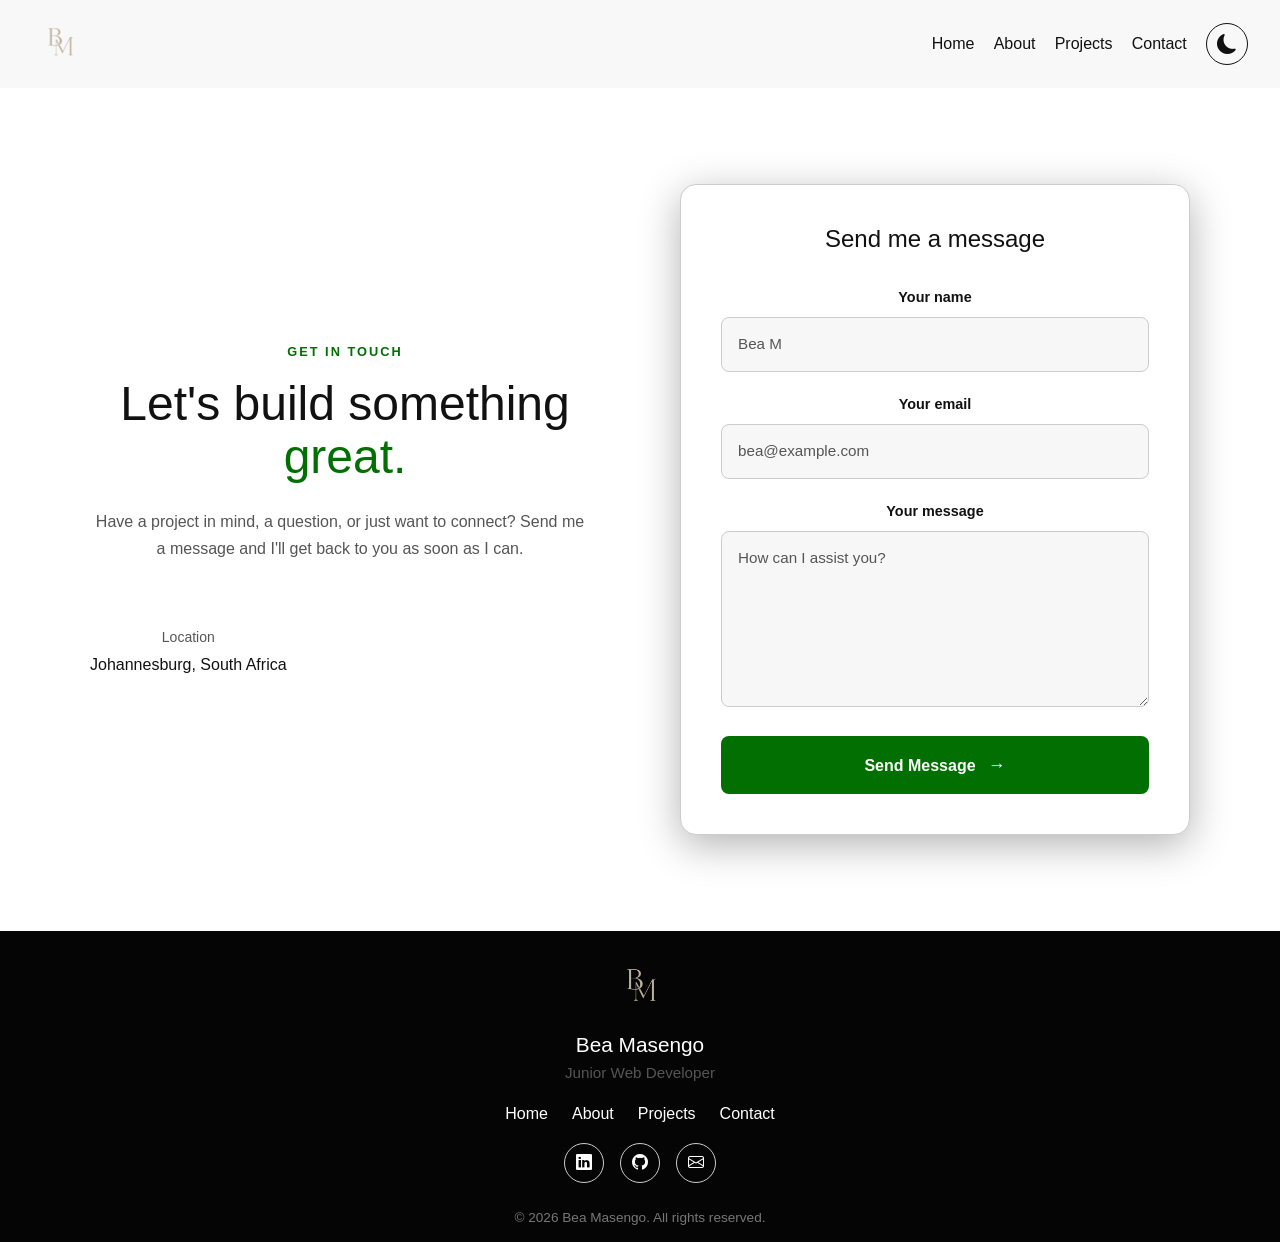
<file: contact.html>
<!DOCTYPE html>
<html lang="en">
<head>
    <meta charset="UTF-8">
    <meta name="viewport" content="width=device-width, initial-scale=1.0">
    <link href="https://cdn.jsdelivr.net/npm/bootstrap@5.3.8/dist/css/bootstrap.min.css" rel="stylesheet" integrity="sha384-sRIl4kxILFvY47J16cr9ZwB07vP4J8+LH7qKQnuqkuIAvNWLzeN8tE5YBujZqJLB" crossorigin="anonymous">
    <link rel="stylesheet" href="https://cdn.jsdelivr.net/npm/bootstrap-icons@1.13.1/font/bootstrap-icons.min.css">
    <link rel="stylesheet" href="./style.css">
    <link rel="icon" type="image/svg+xml" href="./assets/logo.png">
    <title>Bea — Contact</title>
</head>
<body>
    <nav class="site-nav">
      <a href="index.html" class="logo" aria-label="Home">
        <img src="./assets/logo.png" alt="Bea logo">
      </a>
      <div class="nav-links">
        <a href="index.html">Home</a>
        <a href="about.html">About</a>
        <a href="projects.html">Projects</a>
        <a href="contact.html">Contact</a>
        <button class="theme-toggle" id="themeToggle" aria-label="Switch theme">
          <i id="themeIcon" class="bi bi-brightness-high-fill" aria-hidden="true"></i>
        </button>
      </div>
    </nav>

    <script src="./script.js"></script>


<section id="contact" class="section">
    <div class="contact-container">

        <div class="contact-info">
            <p class="contact-label">GET IN TOUCH</p>
            <h2>Let's build something <span>great.</span></h2>

            <p class="contact-description">
                Have a project in mind, a question, or just want to connect?
                Send me a message and I'll get back to you as soon as I can.
            </p>

            <div class="contact-details">
                <div class="contact-detail">
                    <!-- <span class="contact-icon">✉</span> -->
                    <!-- <div>
                        <small>Email</small>
                        <p>your@email.com</p>
                    </div> -->
                </div>

                <div class="contact-detail">
                    <!-- <span class="contact-icon">📍</span> -->
                    <div>
                        <small>Location</small>
                        <p>Johannesburg, South Africa</p>
                    </div>
                </div>
            </div>
        </div>

        <div class="contact-form">
            <h3>Send me a message</h3>

            <form action="https://formspree.io/f/xojoyqwp" method="POST">

                <div class="form-group">
                    <label for="name">Your name</label>
                    <input
                        type="text"
                        id="name"
                        name="name"
                        placeholder="Bea M"
                        required
                    >
                </div>

                <div class="form-group">
                    <label for="email">Your email</label>
                    <input
                        type="email"
                        id="email"
                        name="email"
                        placeholder="bea@example.com"
                        required
                    >
                </div>

                <div class="form-group">
                    <label for="message">Your message</label>
                    <textarea
                        id="message"
                        name="message"
                        rows="6"
                        placeholder="How can I assist you?"
                        required
                    ></textarea>
                </div>

                <button type="submit">
                    Send Message <span>→</span>
                </button>

            </form>
        </div>

    </div>
</section>
  
<!-- footer section -->
<footer class="site-footer">

  <div class="footer-brand">
    <img src="./assets/logo.png" alt="Bea logo">
    <h3>Bea Masengo</h3>
    <p>Junior Web Developer</p>
  </div>

  <nav class="nav-footer">
    <a href="index.html">Home</a>
    <a href="about.html">About</a>
    <a href="projects.html">Projects</a>
    <a href="contact.html">Contact</a>
  </nav>

  <div class="footer-socials">

    <a href="https://www.linkedin.com/in/bea-masengo-149a1a2b2"
       target="_blank"
       aria-label="LinkedIn">
      <i class="bi bi-linkedin"></i>
    </a>

    <a href="https://github.com/baebea86-code"
       target="_blank"
       aria-label="GitHub">
      <i class="bi bi-github"></i>
    </a>

    <a href="mailto:bea.masengobea86@gmail.com"
       aria-label="Email">
      <i class="bi bi-envelope"></i>
    </a>

  </div>

  <div class="footer-bottom">
    <p>© 2026 Bea Masengo. All rights reserved.</p>
  </div>

</footer>

</body>
</html>
</file>
<file: style.css>
* {
  margin: 0;
  padding: 0;
  box-sizing: border-box;
  font-family: Arial, sans-serif;
}

:root {
  --page-bg: #f7f7f7;
  --text: #111;
  --nav-bg: #060606;
  --nav-text: #fff;
  --nav-link-hover: #00adb5;
  --card-bg: #fff;
  --card-text: #111;
  --card-border: #e5e5e5;
  --section-bg: #f7f7f7;
  --muted: #555;
  --footer-bg: #111;
  --footer-text: #fff;
  --footer-strong-bg: #050505;
  --project-card-bg: #333;
  --project-card-text: #fff;
  --project-card-border: #e5e5e5;
  --project-card-title: #d1d1d1;
  --project-card-details: #dcdcdc;
}

body {
  line-height: 1.6;
  background: var(--page-bg);
  color: var(--text);
}

body[data-theme='dark'] {
  --page-bg: #111;
  --text: #f7f7f7;
  --nav-bg: #060606;
  --nav-text: #fff;
  --nav-link-hover: #00adb5;
  --card-bg: #1d1d1d;
  --card-text: #f7f7f7;
  --card-border: #333;
  --section-bg: #111;
  --muted: #bbb;
  --footer-bg: #111;
  --footer-text: #fff;
  --footer-strong-bg: #050505;
  --project-card-bg: #333;
  --project-card-text: #fff;
  --project-card-border: #e5e5e5;
  --project-card-title: #d1d1d1;
  --project-card-details: #dcdcdc;
}

body[data-theme='light'] {
  --page-bg: #f7f7f7;
  --text: #111;
  --nav-bg: #f8f8f8;
  --nav-text: #111;
  --nav-link-hover: #0056b3;
  --card-bg: #fff;
  --card-text: #111;
  --card-border: #ccc;
  --section-bg: #fff;
  --muted: #555;
  --footer-bg: #111;
  --footer-text: #fff;
  --footer-strong-bg: #050505;
  --project-card-bg: #fff;
  --project-card-text: #111;
  --project-card-border: #ccc;
  --project-card-title: #333;
  --project-card-details: #555;
}


.site-nav {
  display: flex;
  justify-content: space-between;
  align-items: center;
  padding: 1rem 2rem;
  background: var(--nav-bg);
  color: var(--nav-text);
}

.site-nav .logo {
  color: var(--nav-text);
  text-decoration: none;
  display: inline-flex;
  align-items: center;
}

.site-nav .logo img {
  height: 56px;
  width: auto;
  display: block;
}

.site-nav .nav-links {
  display: flex;
  align-items: center;
  gap: 1.2rem;
  flex-wrap: wrap;
}

.site-nav .nav-links a {
  color: var(--nav-text);
  text-decoration: none;
  font-weight: 500;
}

.site-nav .nav-links a:hover {
  color: var(--nav-link-hover);
}

.theme-toggle {
  width: 42px;
  height: 42px;
  border-radius: 50%;
  border: 1px solid var(--nav-text);
  background: transparent;
  color: var(--nav-text);
  cursor: pointer;
  display: flex;
  align-items: center;
  justify-content: center;
  font-size: 1.25rem;
}

.theme-toggle:hover {
  background: var(--nav-link-hover);
  color: var(--nav-text);
}

.hero {
  display: flex;
  align-items: center;
  justify-content: space-between;
  padding: 3rem 2rem;
  background: linear-gradient(rgba(0, 0, 0, 0.45), rgba(0, 0, 0, 0.45)),
               url('./assets/heropic.jpg') no-repeat center center;
  background-size: cover;
  color: white;
}

.hero-text {
  max-width: 1200px;
}

.hero-image img {
  width: 300px;
  border-radius: 15%;
}


/* general */
.section {
  padding: 3rem 2rem;
  text-align: center;
}

.section h2 {
  margin-bottom: 1rem;
  font-size: 2rem;
}


.project-card {
  display: flex;
  flex-direction: column;
  justify-content: space-between;
  min-height: 520px;
  background: var(--project-card-bg);
  padding: 1.5rem;
  width: 100%;
  border-radius: 10px;
  box-shadow: 0 4px 12px rgba(0, 0, 0, 0.1);
  border: 1px solid var(--project-card-border);
  color: var(--project-card-text);
}

.project-card h5 {
  margin: 1rem 0 0.5rem;
  color: var(--project-card-title);
  font-size: 1rem;
}

.project-link {
  display: flex;
  flex-wrap: wrap;
  gap: 0.75rem;
  justify-content: center;
  margin-top: 1rem;
}

.project-link a.btn {
  min-width: 110px;
}

.row.g-4 {
  align-items: flex-start;
}

.case-study-dropdown {
  text-align: left;
  margin: 1rem 0 0;
  width: 100%;
}

.case-study-dropdown summary {
  list-style: none;
  cursor: pointer;
  width: auto;
  padding: 0;
}

.case-study-dropdown summary::-webkit-details-marker {
  display: none;
}

.case-study-btn {
  display: inline-flex;
  align-items: center;
  justify-content: center;
  min-width: 120px;
  border-radius: 0.375rem;
  padding: 0.55rem 0.95rem;
  border: 1px solid var(--project-card-border);
  color: var(--project-card-text);
  background: transparent;
  transition: background 0.2s ease, color 0.2s ease;
}

.case-study-btn:hover {
  background: rgba(255, 255, 255, 0.08);
}

.case-study-content {
  padding: 1rem 0 0;
  border-top: 1px solid rgba(255, 255, 255, 0.12);
  display: none;
  max-height: 240px;
  overflow-y: auto;
}

.case-study-dropdown[open] .case-study-content {
  display: block;
}

.case-study-content p {
  margin: 0.5rem 0;
  color: var(--project-card-details);
  font-size: 0.95rem;
  line-height: 1.6;
}

#projects {
  background: var(--section-bg);
}

.project-card img {
  width: 100%;
  height: 220px;
  object-fit: cover;
  border-radius: 10px;
  margin-bottom: 1rem;
}

#about {
  background: var(--section-bg);
  color: var(--card-text);
  display: flex;
  align-items: center;
  justify-content: center;
  gap: 2rem;
  flex-wrap: wrap;
  text-align: left;
}

#about .about-image,
#about .container {
  flex: 1 1 300px;
  max-width: 900px;
}

#about .container {
  text-align: left;
}

.about-image img {
  display: block;
  width: 300px;
  max-width: 100%;
  border-radius: 15%;
  margin: 0 auto;
}

/* contact section */
#contact {
    background: var(--section-bg);
    padding: 6rem 2rem;
}

.contact-container {
    max-width: 1100px;
    margin: 0 auto;
    display: grid;
    grid-template-columns: 1fr 1fr;
    gap: 5rem;
    align-items: center;
}

/* contact info */
.contact-label {
    color: rgb(1, 111, 1);
    font-size: 0.8rem;
    font-weight: 700;
    letter-spacing: 2px;
    margin-bottom: 1rem;
}

.contact-info h2 {
    color: var(--text);
    font-size: 3rem;
    line-height: 1.1;
    margin-bottom: 1.5rem;
}

.contact-info h2 span {
    color: rgb(1, 111, 1);
}

.contact-description {
    color: var(--muted);
    font-size: 1rem;
    line-height: 1.7;
    max-width: 500px;
    margin-bottom: 2.5rem;
}

/* Contact details */

.contact-details {
    display: flex;
    flex-direction: column;
    gap: 1.5rem;
}

.contact-detail {
    display: flex;
    align-items: center;
    gap: 1rem;
}

.contact-icon {
    width: 45px;
    height: 45px;
    display: flex;
    align-items: center;
    justify-content: center;
    background: var(--contact-icon-bg, #1d1d1d);
    border-radius: 10px;
    font-size: 1.2rem;
}

.contact-detail small {
    color: var(--muted);
    display: block;
    margin-bottom: 3px;
}

.contact-detail p {
    color: var(--text);
    margin: 0;
}

/* contact form */
.contact-form {
    background: var(--card-bg);
    padding: 2.5rem;
    border-radius: 16px;
    border: 1px solid var(--card-border);
    box-shadow: 0 10px 40px rgba(0, 0, 0, 0.3);
}

.contact-form h3 {
    color: var(--text);
    font-size: 1.5rem;
    margin-bottom: 2rem;
}

/* Form fields */

.form-group {
    margin-bottom: 1.3rem;
}

.form-group label {
    display: block;
    color: var(--text);
    font-size: 0.9rem;
    font-weight: 600;
    margin-bottom: 0.5rem;
}

.form-group input,
.form-group textarea {
    width: 100%;
    padding: 0.9rem 1rem;
    background: var(--page-bg);
    color: var(--text);
    border: 1px solid var(--card-border);
    border-radius: 8px;
    font-family: inherit;
    font-size: 0.95rem;
    outline: none;
    transition: border-color 0.3s ease, box-shadow 0.3s ease;
}

.form-group input::placeholder,
.form-group textarea::placeholder {
    color: var(--muted);
}

.form-group input:focus,
.form-group textarea:focus {
    border-color: rgb(1, 111, 1);
    box-shadow: 0 0 0 3px rgba(0, 123, 255, 0.12);
}

.form-group textarea {
    resize: vertical;
}

/* Submit button */

.contact-form button {
    width: 100%;
    padding: 0.95rem;
    border: none;
    border-radius: 8px;
    background: rgb(1, 111, 1);
    color: white;
    font-size: 1rem;
    font-weight: 600;
    cursor: pointer;
    transition: background 0.3s ease, transform 0.2s ease;
}

.contact-form button span {
    margin-left: 8px;
    font-size: 1.1rem;
}

.contact-form button:hover {
    background: #0056b3;
    transform: translateY(-2px);
}

/* responsive */
@media (max-width: 768px) {

    #contact {
        padding: 4rem 1.5rem;
    }

    .contact-container {
        grid-template-columns: 1fr;
        gap: 3rem;
    }

    .contact-info h2 {
        font-size: 2.3rem;
    }

    .contact-form {
        padding: 1.5rem;
    }
}
/* FOOTER */
.site-footer {
  text-align: center;
  padding: 1.5rem 2rem 0.8rem;
  background: var(--footer-strong-bg);
  color: var(--footer-text);
}

/* .site-footer,
.site-footer a,
.site-footer .nav-footer a,
.site-footer .footer-socials a,
.site-footer .footer-brand h3,
.site-footer .footer-brand p,
.site-footer .footer-bottom p {
  color: var(--footer-text);
} */

.site-footer .nav-footer a,
.site-footer .nav-footer a:visited,
.site-footer .nav-footer a:hover,
.site-footer .nav-footer a:focus,
.site-footer .nav-footer a:active {
  /* color: var(--footer-text) !important; */
  text-decoration: none;
}

/* Logo + Name */

.footer-brand img {
  height: 65px;
  width: auto;
  margin-bottom: 0.8rem;
}

.footer-brand h3 {
  margin-bottom: 0.2rem;
  font-size: 1.3rem;
}

.footer-brand p {
  color: var(--muted);
  font-size: 0.95rem;
}

/* Navigation */

.nav-footer {
  display: flex;
  justify-content: center;
  align-items: center;
  gap: 1.5rem;
  margin: 1rem 0;
  background: var(--footer-strong-bg);
}

.site-footer .nav-footer a,
.site-footer .nav-footer a:visited,
.site-footer .nav-footer a:hover,
.site-footer .nav-footer a:focus,
.site-footer .nav-footer a:active {
  color: var(--footer-text) !important;
  text-decoration: none;
  font-weight: 500;
  transition: color 0.3s ease;
}

/* Social Icons */

.footer-socials {
  display: flex;
  justify-content: center;
  gap: 1rem;
  margin-bottom: 1rem;
}

.footer-socials a {
  display: flex;
  align-items: center;
  justify-content: center;

  width: 40px;
  height: 40px;

  border: 1px solid var(--project-card-border);
  border-radius: 50%;

  color: var(--footer-text);
  text-decoration: none;

  transition: all 0.3s ease;
}

.footer-socials a:hover {
  color: var(--nav-link-hover);
  border-color: var(--nav-link-hover);
  transform: translateY(-3px);
}

/* Copyright */

.footer-bottom {
  padding-top: 0.5rem;
  margin-top: 0.5rem;
}

.footer-bottom p {
  color: #777;
  font-size: 0.85rem;
  margin: 0;
}


/* footer mobile */
@media (max-width: 600px) {

  .nav-footer {
    flex-direction: column;
    gap: 0.8rem;
  }

  .site-footer {
    padding: 1.5rem 1rem 0.8rem;
  }

}

/* skills section */

#skills {
  background: var(--section-bg);
}

#skills .skills-carousel {
  max-width: 920px;
  margin: 0 auto;
}

#skills .skills-viewport {
  overflow: hidden;
  border-radius: 10px;
}

#skills .skills-track {
  display: flex;
  transition: transform 0.45s ease;
}

#skills .skill-card {
  flex: 0 0 33.3333%;
  background: #303030;
  color: #fff;
  border-radius: 10px;
  min-height: 190px;
  margin: 0 0.4rem;
  padding: 2.5rem 1rem;
  text-align: center;
}

#skills .skill-card:hover {
  transform: translateY(-4px);
}

#skills .skill-card i {
  font-size: 2.5rem;
  color: #00adb5;
  margin-bottom: 0.5rem;
  display: block;
}

#skills .skill-card p {
  margin: 0;
  font-weight: 500;
}

.skills-carousel-controls {
  display: flex;
  align-items: center;
  justify-content: space-between;
  gap: 1rem;
  margin-top: 1.25rem;
}

.carousel-button,
.carousel-dot {
  border: 0;
  cursor: pointer;
}

.carousel-button {
  width: 42px;
  height: 42px;
  border-radius: 50%;
  background: var(--card-bg);
  color: var(--text);
  border: 1px solid var(--card-border);
  transition: background 0.2s ease, color 0.2s ease;
}

.carousel-button:hover,
.carousel-button:focus-visible {
  background: #00adb5;
  color: #fff;
}

.carousel-dots {
  display: flex;
  justify-content: center;
  gap: 0.5rem;
}

.carousel-dot {
  width: 9px;
  height: 9px;
  padding: 0;
  border-radius: 50%;
  background: var(--card-border);
}

.carousel-dot.is-active,
.carousel-dot:hover,
.carousel-dot:focus-visible {
  background: #00adb5;
}

.carousel-button:focus-visible,
.carousel-dot:focus-visible {
  outline: 3px solid rgba(0, 173, 181, 0.35);
  outline-offset: 3px;
}

@media (max-width: 700px) {
  #skills .skill-card {
    flex-basis: 100%;
    margin: 0;
  }
}

@media (prefers-reduced-motion: reduce) {
  #skills .skills-track {
    transition: none;
  }
}

/* see more button */
.see-more-btn {
  display: inline-block;
  background: transparent;
  border: 1px solid #00adb5;
  color: white;
  padding: 0.7rem 1.5rem;
  border-radius: 8px;
  text-decoration: none;
  font-weight: 500;
  transition: background 0.3s ease;
}

.see-more-btn:hover {
  background: #00adb5;
  color: white;
}

/* =========================
   ABOUT PAGE
========================= */

.about-section {
    padding: 7rem 2rem;
    background: var(--section-bg);
    color: var(--text);
}

.about-wrapper {
    max-width: 1150px;
    margin: 0 auto;
    display: grid;
    grid-template-columns: 0.85fr 1.15fr;
    gap: 5rem;
    align-items: center;
}

/* Image */

.about-image {
    display: flex;
    justify-content: center;
}

.image-frame {
    position: relative;
    width: 360px;
    max-width: 100%;
}

.image-frame::before {
    content: "";
    position: absolute;
    width: 100%;
    height: 100%;
    border: 2px solid rgb(1, 111, 1);
    border-radius: 24px;
    top: 18px;
    left: 18px;
    z-index: 0;
}

.image-frame img {
    position: relative;
    z-index: 1;
    display: block;
    width: 100%;
    height: 430px;
    object-fit: cover;
    border-radius: 24px;
    filter: grayscale(10%);
}

/* About text */

.about-content {
    max-width: 650px;
}

.about-label {
    display: inline-block;
    color: rgb(1, 111, 1);
    font-size: 0.75rem;
    font-weight: 700;
    letter-spacing: 3px;
    margin-bottom: 1rem;
}

.about-content h1 {
    font-size: clamp(2.8rem, 5vw, 4.5rem);
    line-height: 1.05;
    margin-bottom: 1.5rem;
    font-weight: 700;
}

.about-content h1 span {
    color: rgb(1, 111, 1);
}

.about-intro {
    font-size: 1.25rem;
    line-height: 1.7;
    color: var(--text);
    margin-bottom: 1.2rem;
}

.about-content > p:not(.about-intro) {
    color: var(--muted);
    line-height: 1.8;
    margin-bottom: 1rem;
}

/* About stats */

.about-stats {
    display: flex;
    gap: 2.5rem;
    margin-top: 2.5rem;
    padding-top: 1.5rem;
    border-top: 1px solid var(--card-border);
}

.about-stat {
    display: flex;
    flex-direction: column;
    gap: 0.25rem;
}

.about-stat strong {
    font-size: 1.4rem;
    color: rgb(1, 111, 1);
}

.about-stat span {
    color: var(--muted);
    font-size: 0.9rem;
}


/* =========================
   SKILLS
========================= */

.skills-wrapper {
    max-width: 1150px;
    margin: 8rem auto 0;
}

.skills-heading {
    text-align: center;
    max-width: 650px;
    margin: 0 auto 3rem;
}

.skills-heading h2 {
    font-size: 2.5rem;
    margin-bottom: 0.8rem;
}

.skills-heading p {
    color: var(--muted);
    line-height: 1.7;
}

.skills-grid {
    display: grid;
    grid-template-columns: repeat(3, 1fr);
    gap: 1rem;
}

.skill-card {
    background: var(--card-bg);
    color: var(--card-text);
    border: 1px solid var(--card-border);
    border-radius: 16px;
    padding: 2rem 1.5rem;
    text-align: left;
    min-height: 170px;
    transition: transform 0.3s ease,
                border-color 0.3s ease,
                box-shadow 0.3s ease;
}

.skill-card:hover {
    transform: translateY(-6px);
    border-color: rgb(1, 111, 1);
    box-shadow: 0 12px 30px rgba(0, 0, 0, 0.12);
}

.skill-card i {
    display: block;
    font-size: 2rem;
    color: rgb(1, 111, 1);
    margin-bottom: 1.2rem;
}

.skill-card h3 {
    font-size: 1.1rem;
    margin-bottom: 0.35rem;
}

.skill-card p {
    color: var(--muted);
    font-size: 0.85rem;
    margin: 0;
}


/* =========================
   CURRENTLY LEARNING
========================= */

.learning-card {
    max-width: 1150px;
    margin: 5rem auto 0;
    padding: 2.5rem;
    border-radius: 20px;
    background: #151515;
    color: white;
    display: grid;
    grid-template-columns: 1fr 1fr;
    gap: 3rem;
    align-items: center;
    border: 1px solid #292929;
}

.learning-card h2 {
    font-size: 2rem;
    line-height: 1.2;
    margin: 0;
}

.learning-card p {
    color: #bdbdbd;
    line-height: 1.8;
    margin: 0;
}


/* =========================
   ABOUT RESPONSIVE
========================= */

@media (max-width: 900px) {

    .about-wrapper {
        grid-template-columns: 1fr;
        gap: 4rem;
        text-align: center;
    }

    .about-content {
        margin: 0 auto;
    }

    .about-content h1 {
        font-size: 3rem;
    }

    .about-stats {
        justify-content: center;
    }

    .skills-grid {
        grid-template-columns: repeat(2, 1fr);
    }

    .learning-card {
        grid-template-columns: 1fr;
        text-align: center;
    }

}

@media (max-width: 600px) {

    .about-section {
        padding: 5rem 1.25rem;
    }

    .image-frame {
        width: 280px;
    }

    .image-frame img {
        height: 340px;
    }

    .about-content h1 {
        font-size: 2.5rem;
    }

    .about-intro {
        font-size: 1.05rem;
    }

    .about-stats {
        gap: 1.5rem;
    }

    .skills-wrapper {
        margin-top: 6rem;
    }

    .skills-heading h2 {
        font-size: 2rem;
    }

    .skills-grid {
        grid-template-columns: 1fr;
    }

    .learning-card {
        padding: 2rem 1.5rem;
    }

    .learning-card h2 {
        font-size: 1.6rem;
    }

}
</file>
